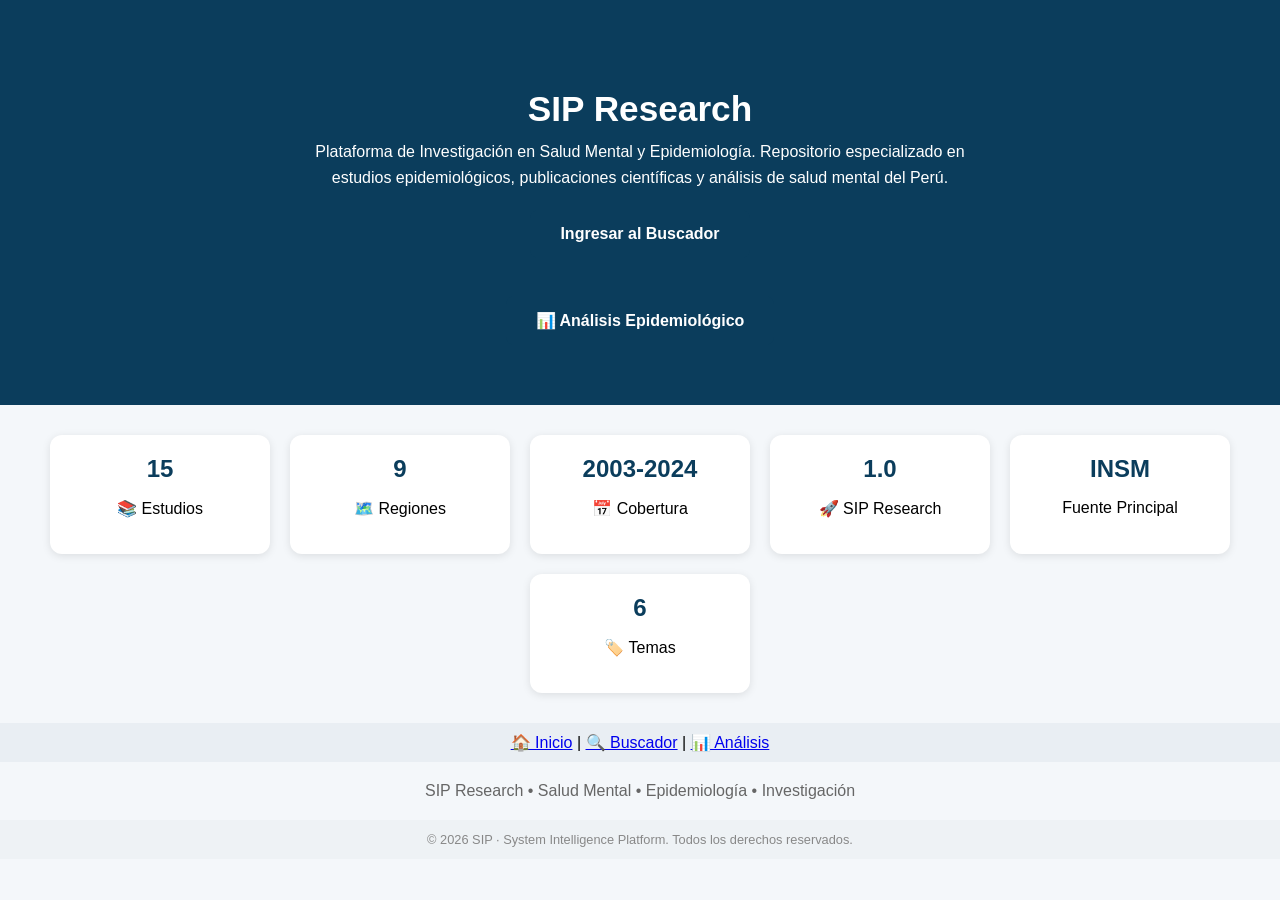
<file: index.html>
<!doctype html>
<html lang="es">
<head>
<meta charset="utf-8">
<meta name="viewport" content="width=device-width, initial-scale=1">
<title>SIP Research</title>

<style>
body{
font-family:Arial,sans-serif;
background:#f4f7fa;
margin:0;
padding:0;
text-align:center;
}

.hero{
padding:60px 20px;
background:#0b3d5c;
color:white;
}

.hero h1{
font-size:2.2rem;
margin-bottom:10px;
}

.hero p{
max-width:700px;
margin:auto;
line-height:1.6;
}

.stats{
display:flex;
justify-content:center;
gap:20px;
flex-wrap:wrap;
padding:30px;
}

.card{
background:white;
padding:20px;
border-radius:12px;
box-shadow:0 2px 8px rgba(0,0,0,.1);
min-width:180px;
}

.card h2{
margin:0;
color:#0b3d5c;
}

.btn{
display:inline-block;
margin-top:20px;
padding:15px 30px;
background:#0b3d5c;
color:white;
text-decoration:none;
border-radius:8px;
font-weight:bold;
}

footer{
padding:20px;
color:#666;
}

.copyright{
padding:12px;
color:#888;
font-size:0.8rem;
background:#eef2f5;
}
</style>
</head>

<body>

<section class="hero">
<h1>SIP Research</h1>

<p>
Plataforma de Investigación en Salud Mental y Epidemiología.
Repositorio especializado en estudios epidemiológicos,
publicaciones científicas y análisis de salud mental del Perú.
</p>

<a class="btn" href="app/">
Ingresar al Buscador
</a>
<br><br>

<a class="btn" href="app/analisis.html">
📊 Análisis Epidemiológico
</a>
</section>

<section class="stats">

<div class="card">
<h2 id="stat-estudios">-</h2>
<p>📚 Estudios</p>
</div>

<div class="card">
<h2 id="stat-regiones">-</h2>
<p>🗺️ Regiones</p>
</div>

<div class="card">
<h2 id="stat-cobertura">-</h2>
<p>📅 Cobertura</p>
</div>

<div class="card">
<h2>1.0</h2>
<p>🚀 SIP Research</p>
</div>

<div class="card">
<h2>INSM</h2>
<p>Fuente Principal</p>
</div>

<div class="card">
<h2 id="stat-temas">-</h2>
<p>🏷️ Temas</p>
</div>

</section>

<div style="padding:10px;background:#e9eef3;">
<a href="index.html">🏠 Inicio</a> |
<a href="app/">🔍 Buscador</a> |
<a href="app/analisis.html">📊 Análisis</a>
</div>

<footer>
SIP Research • Salud Mental • Epidemiología • Investigación
</footer>

<div class="copyright">
© 2026 SIP · System Intelligence Platform. Todos los derechos reservados.
</div>

<script src="app/data.js"></script>
<script>
// Estas tarjetas ya NO están escritas a mano: se calculan desde
// app/data.js para que nunca queden desactualizadas cuando agregues
// o quites estudios.
(function () {
  if (typeof data === "undefined") return;

  const anios = data.map(d => d.anio_pub).filter(Boolean);
  const regiones = new Set(data.map(d => d.region).filter(Boolean));
  const temas = new Set(data.map(d => d.tema).filter(Boolean));

  document.getElementById("stat-estudios").textContent = data.length;
  document.getElementById("stat-regiones").textContent = regiones.size;
  document.getElementById("stat-temas").textContent = temas.size;
  document.getElementById("stat-cobertura").textContent =
    anios.length ? `${Math.min(...anios)}-${Math.max(...anios)}` : "-";
})();
</script>

</body>
</html>
</file>
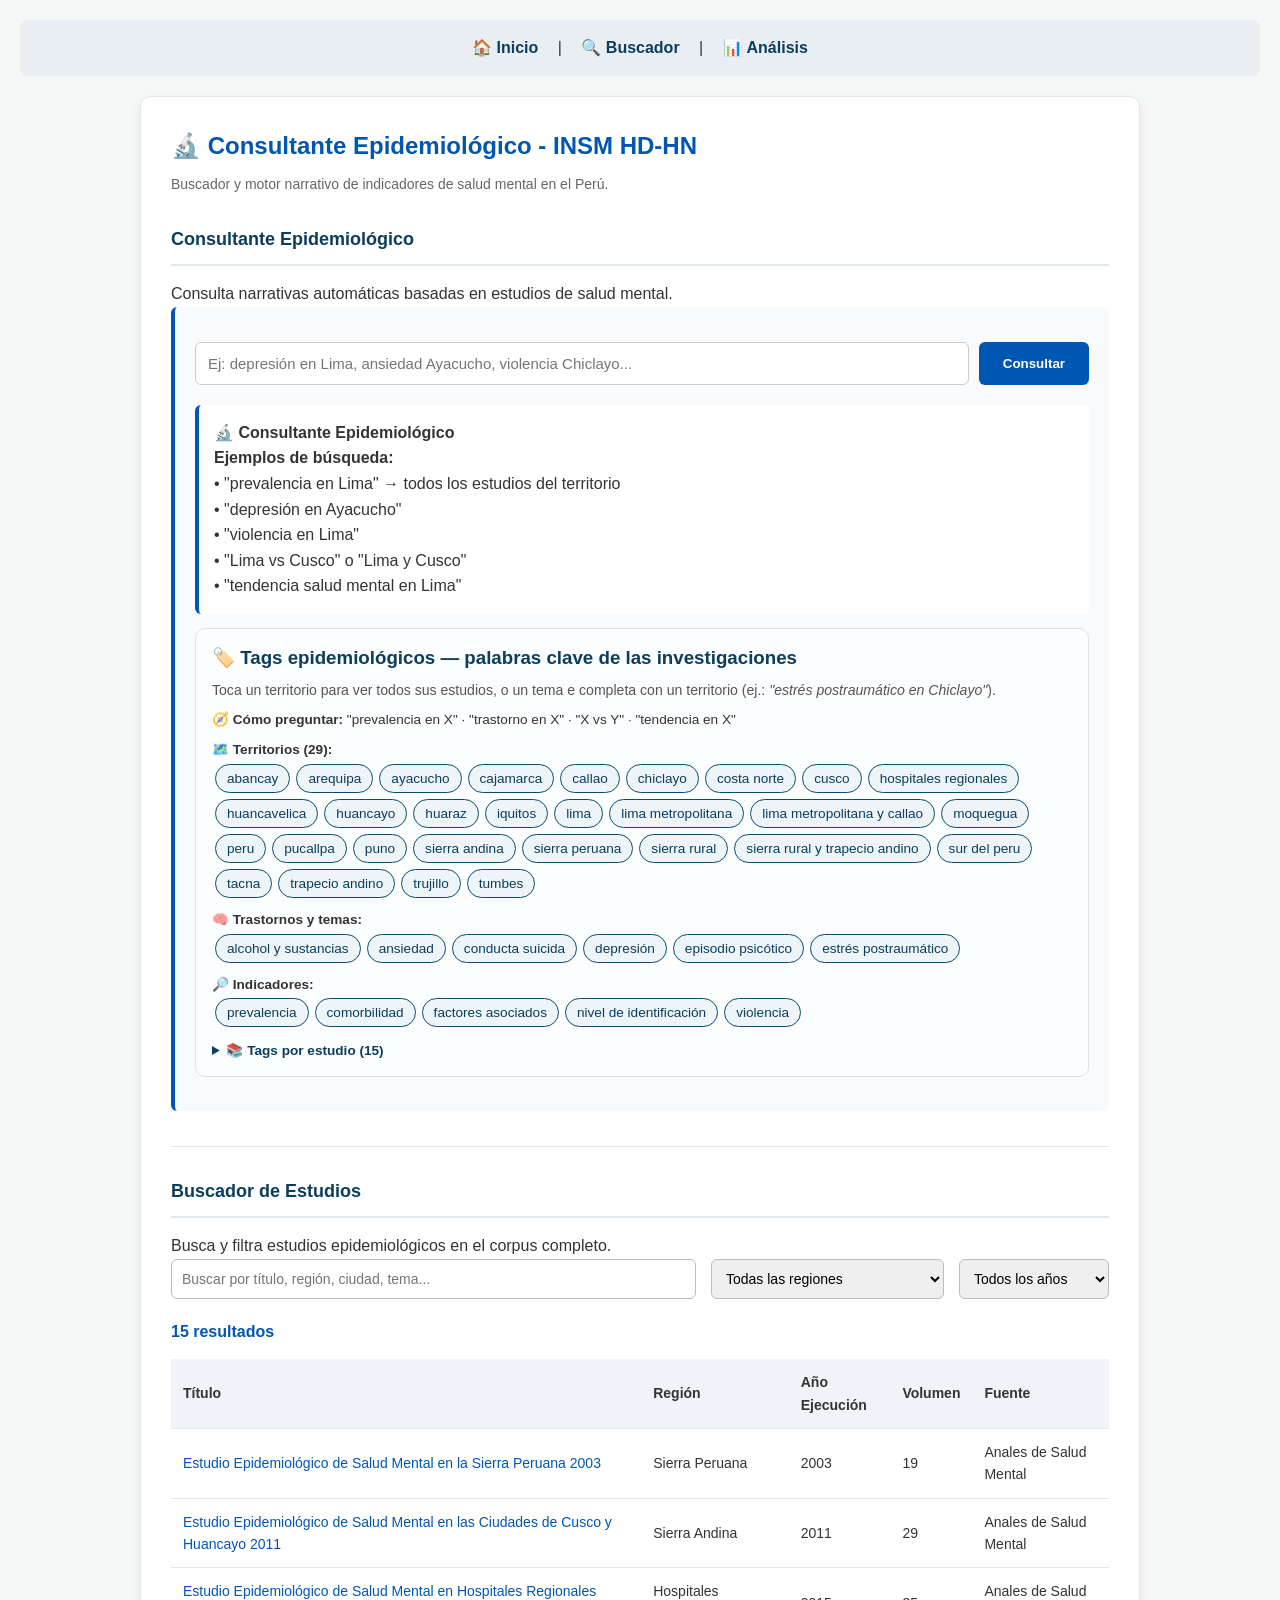
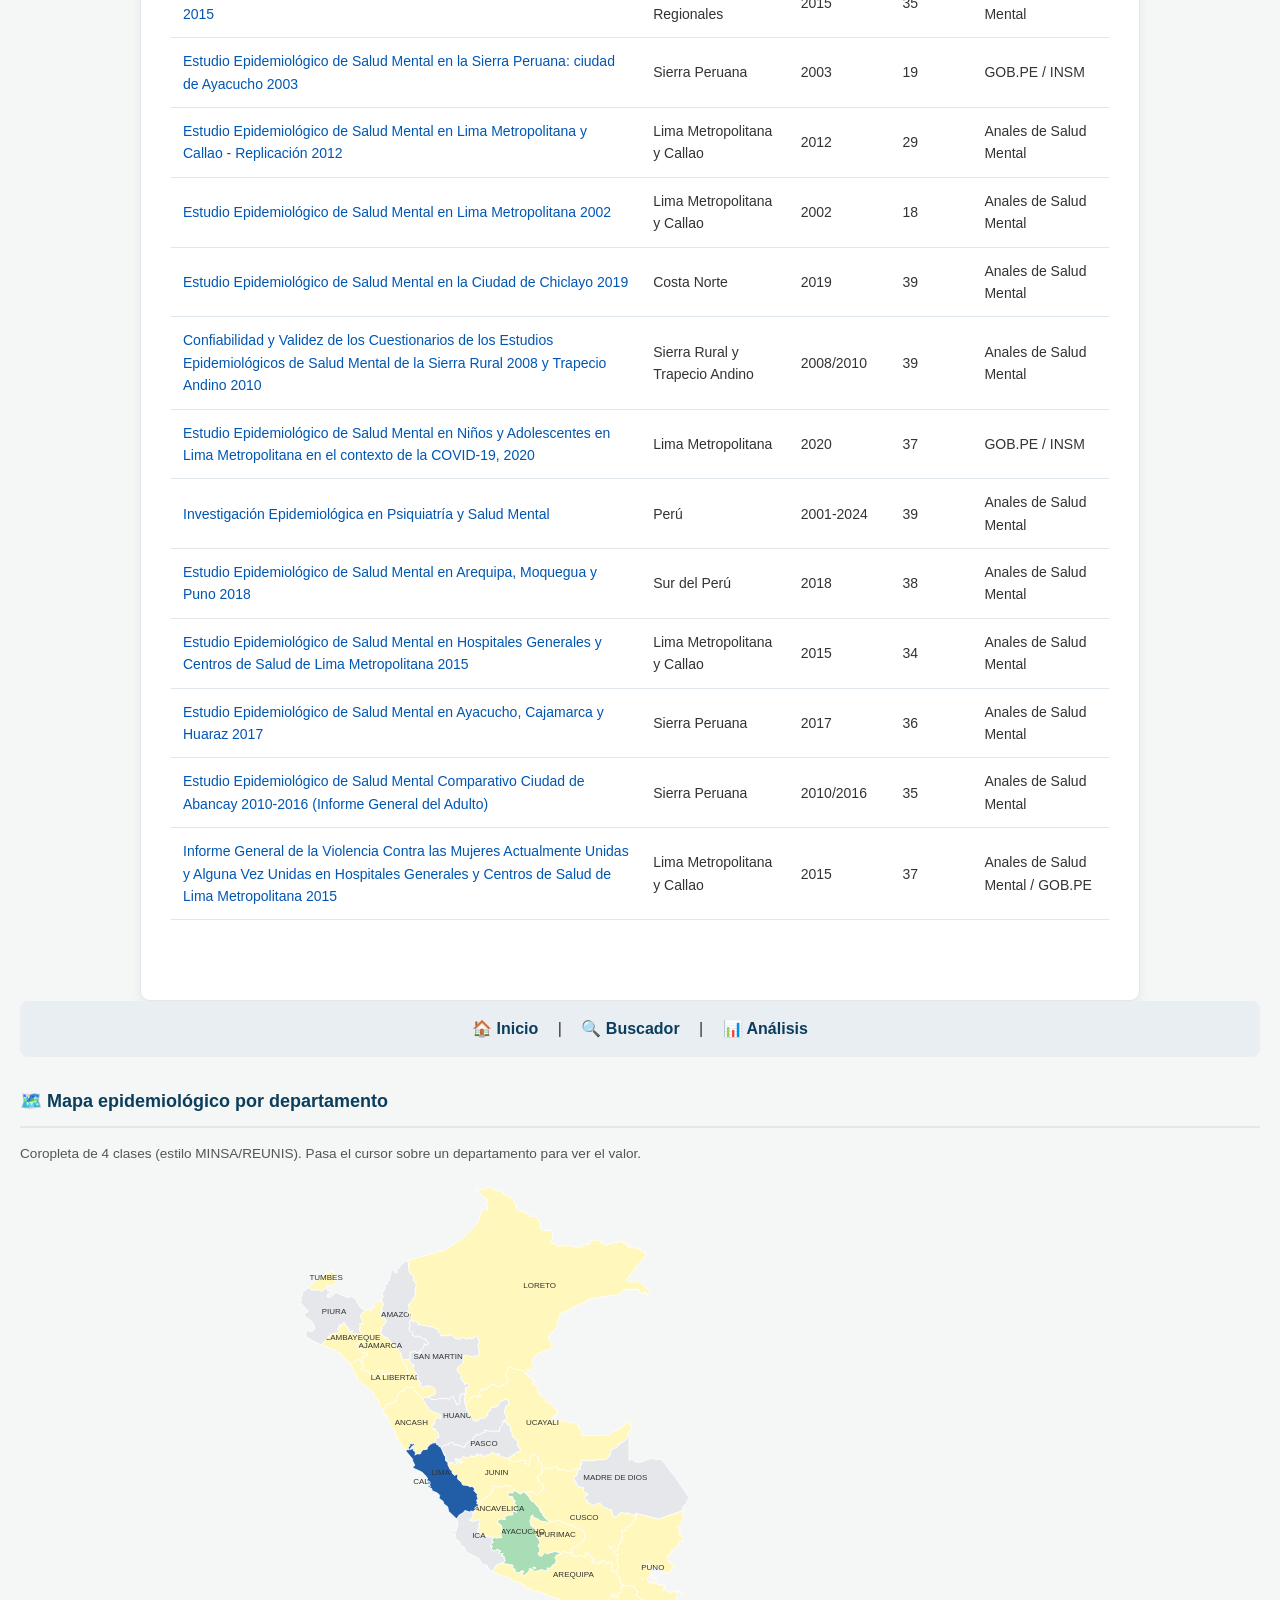
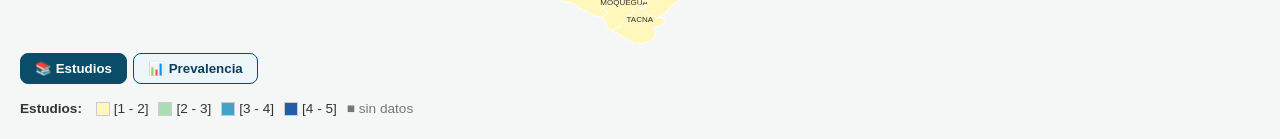
<file: app/index.html>
<!DOCTYPE html>
<html lang="es">
<head>
  <meta charset="UTF-8">
  <meta name="viewport" content="width=device-width, initial-scale=1.0">
  <title>SIP Research - Consultante Epidemiológico</title>
  <style>
    * { box-sizing: border-box; margin: 0; padding: 0; }
    body { 
      font-family: -apple-system, BlinkMacSystemFont, "Segoe UI", Roboto, sans-serif;
      background: #f4f7f6;
      color: #333;
      padding: 20px;
      line-height: 1.6;
    }
    
    .nav {
      padding: 15px;
      background: #e9eef3;
      margin-bottom: 20px;
      border-radius: 8px;
      text-align: center;
    }
    .nav a {
      color: #0b3d5c;
      text-decoration: none;
      margin: 0 15px;
      font-weight: bold;
    }
    .nav a:hover { text-decoration: underline; }
    
    .container {
      max-width: 1000px;
      margin: 0 auto;
      background: #fff;
      padding: 30px;
      border-radius: 10px;
      box-shadow: 0 4px 12px rgba(0,0,0,0.06);
      border: 1px solid #e1e8ed;
    }
    
    h1 { font-size: 24px; color: #0056b3; margin-bottom: 8px; margin-top: 0; }
    h2 { font-size: 18px; color: #0b3d5c; margin-top: 30px; margin-bottom: 15px; border-bottom: 2px solid #e1e8ed; padding-bottom: 10px; }
    
    .section { margin-bottom: 30px; padding-bottom: 20px; border-bottom: 1px solid #e1e8ed; }
    .section:last-child { border-bottom: none; }
    
    /* Consultante */
    .epi-panel {
      background: #f9fafc;
      padding: 20px;
      border-left: 4px solid #0056b3;
      border-radius: 6px;
      margin-bottom: 15px;
    }
    
    .epi-query {
      display: flex;
      gap: 10px;
      margin-top: 15px;
    }
    
    .epi-query input {
      flex: 1;
      padding: 12px;
      border: 1px solid #ccc;
      border-radius: 6px;
      font-size: 15px;
      outline: none;
    }
    
    .epi-query input:focus { border-color: #0056b3; box-shadow: 0 0 4px rgba(0,86,179,0.2); }
    
    .epi-query button {
      padding: 12px 24px;
      border: 0;
      border-radius: 6px;
      background: #0056b3;
      color: white;
      font-weight: bold;
      cursor: pointer;
    }
    
    .epi-query button:hover { background: #003d82; }
    
    #epi-respuesta {
      margin-top: 20px;
    }
    
    .epi-resultado, .epi-instrucciones {
      background: white;
      padding: 15px;
      border-radius: 6px;
      border-left: 4px solid #2d7a47;
    }
    
    .epi-instrucciones { border-left-color: #0056b3; }
    
    /* Buscador */
    .search-controls {
      display: flex;
      gap: 15px;
      margin-bottom: 20px;
      flex-wrap: wrap;
    }
    
    .search-controls input,
    .search-controls select {
      padding: 10px;
      border: 1px solid #bbb;
      border-radius: 6px;
      font-size: 14px;
    }
    
    .search-controls input {
      flex: 1;
      min-width: 200px;
    }
    
    .search-controls select {
      min-width: 150px;
    }
    
    #stats {
      font-weight: bold;
      color: #0056b3;
      margin-bottom: 15px;
    }
    
    table {
      width: 100%;
      border-collapse: collapse;
      font-size: 14px;
    }
    
    table thead {
      background: #f0f4f8;
      font-weight: bold;
    }
    
    table th, table td {
      padding: 12px;
      border-bottom: 1px solid #e1e8ed;
      text-align: left;
    }
    
    table tr:hover {
      background: #f9fafc;
    }
    
    table a {
      color: #0056b3;
      text-decoration: none;
    }
    
    table a:hover {
      text-decoration: underline;
    }
    
    .no-data {
      padding: 30px;
      text-align: center;
      color: #666;
      font-size: 15px;
    }
    
    @media (max-width: 700px) {
      .container { padding: 15px; }
      .search-controls { flex-direction: column; }
      .search-controls input, .search-controls select { width: 100%; }
      .epi-query { flex-direction: column; }
      .epi-query input, .epi-query button { width: 100%; }
      table { font-size: 12px; }
      table th, table td { padding: 8px; }
    }
  </style>
</head>
<body>

<div class="nav">
  <a href="../index.html">🏠 Inicio</a> |
  <a href="index.html">🔍 Buscador</a> |
  <a href="analisis.html">📊 Análisis</a>
</div>

<div class="container">
  <h1>🔬 Consultante Epidemiológico - INSM HD-HN</h1>
  <p style="font-size:14px; color:#666; margin-bottom: 20px;">
    Buscador y motor narrativo de indicadores de salud mental en el Perú.
  </p>

  <!-- ===== CONSULTANTE EPIDEMIOLÓGICO ===== -->
  <div class="section">
    <h2>Consultante Epidemiológico</h2>
    <p>Consulta narrativas automáticas basadas en estudios de salud mental.</p>
    
    <div class="epi-panel">
      <div class="epi-query">
        <input type="text" id="epi-consulta" placeholder="Ej: depresión en Lima, ansiedad Ayacucho, violencia Chiclayo..." autocomplete="off">
        <button id="epi-buscar" type="button">Consultar</button>
      </div>
      <div id="epi-respuesta" aria-live="polite"></div>
    </div>
  </div>

  <!-- ===== BUSCADOR DE ESTUDIOS ===== -->
  <div class="section">
    <h2>Buscador de Estudios</h2>
    <p>Busca y filtra estudios epidemiológicos en el corpus completo.</p>
    
    <div class="search-controls">
      <input type="text" id="q" placeholder="Buscar por título, región, ciudad, tema..." autocomplete="off">
      <select id="region">
        <option value="">Todas las regiones</option>
      </select>
      <select id="anio">
        <option value="">Todos los años</option>
      </select>
    </div>
    
    <div id="stats">0 resultados</div>
    
    <div style="overflow-x: auto;">
      <table>
        <thead>
          <tr>
            <th>Título</th>
            <th>Región</th>
            <th>Año Ejecución</th>
            <th>Volumen</th>
            <th>Fuente</th>
          </tr>
        </thead>
        <tbody id="rows">
          <tr><td colspan="5" class="no-data">Cargando estudios...</td></tr>
        </tbody>
      </table>
    </div>
  </div>
</div>

<div class="nav">
  <a href="../index.html">🏠 Inicio</a> |
  <a href="index.html">🔍 Buscador</a> |
  <a href="analisis.html">📊 Análisis</a>
</div>

<!-- ===== SCRIPTS EN ORDEN CORRECTO ===== -->
<!-- 1. Datos -->
<script src="data.js"></script>

<!-- 2. Motor narrativo -->
<script src="motor-narrativo.js"></script>

<!-- 3. Inicialización buscador (app.js) -->
<script src="app.js"></script>

<!-- 4. Consultante epidemiológico -->
<script src="core/consulta-epidemiologica.js"></script>
<script src="tags-epidemiologicos.js"></script>
<script src="mapa-peru-departamentos.js"></script>   <!-- ya existe en tu repo -->
<script src="mapa-indicadores.js"></script>
</body>
</html>
</file>
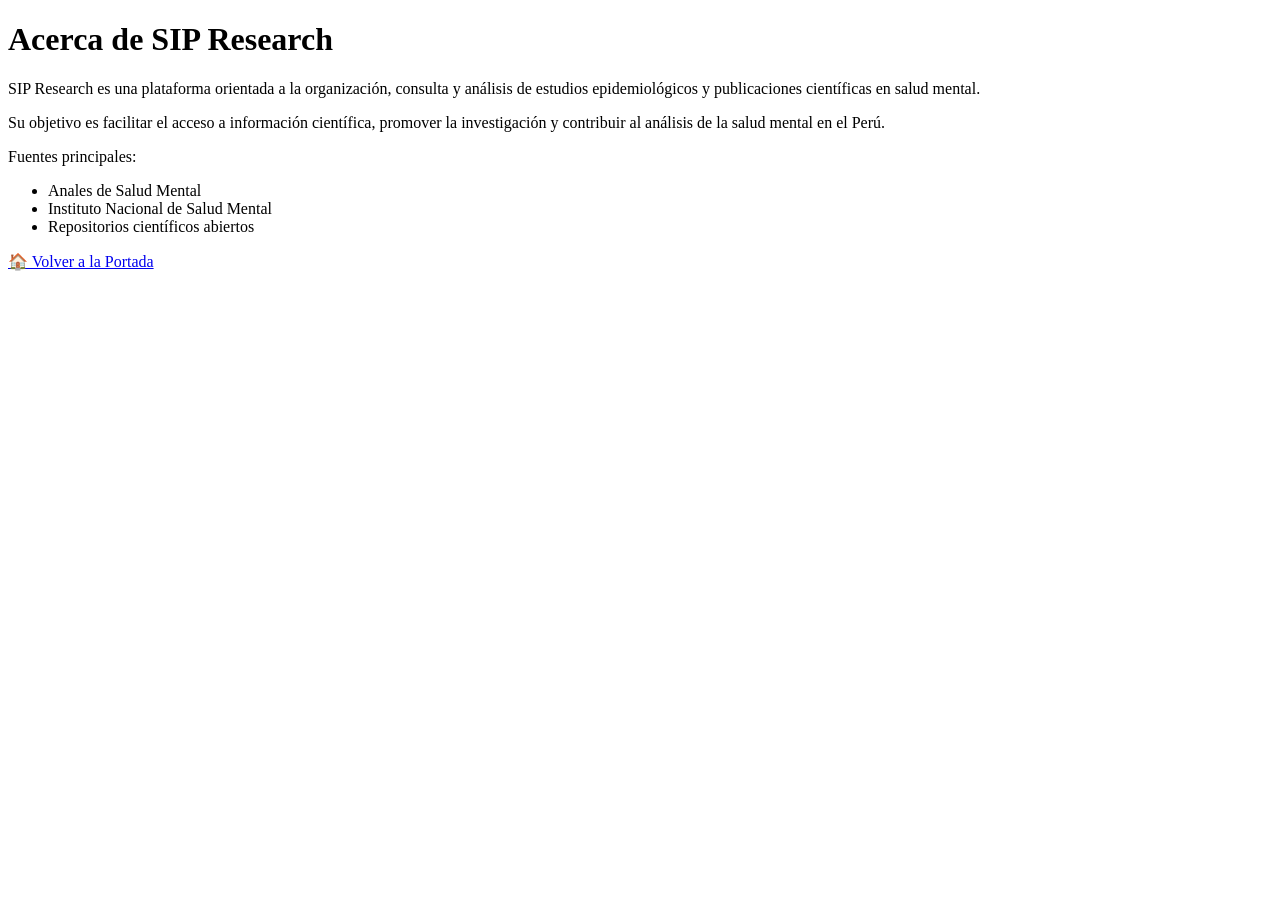
<file: acerca.html>
<!doctype html>
<html lang="es">
<head>
<meta charset="utf-8">
<meta name="viewport" content="width=device-width, initial-scale=1">
<title>Acerca de SIP Research</title>
</head>

<body>

<h1>Acerca de SIP Research</h1>

<p>
SIP Research es una plataforma orientada a la organización,
consulta y análisis de estudios epidemiológicos y publicaciones
científicas en salud mental.
</p>

<p>
Su objetivo es facilitar el acceso a información científica,
promover la investigación y contribuir al análisis de la salud
mental en el Perú.
</p>

<p>
Fuentes principales:
</p>

<ul>
<li>Anales de Salud Mental</li>
<li>Instituto Nacional de Salud Mental</li>
<li>Repositorios científicos abiertos</li>
</ul>

<p>
<a href="index.html">🏠 Volver a la Portada</a>
</p>

</body>
</html>
</file>
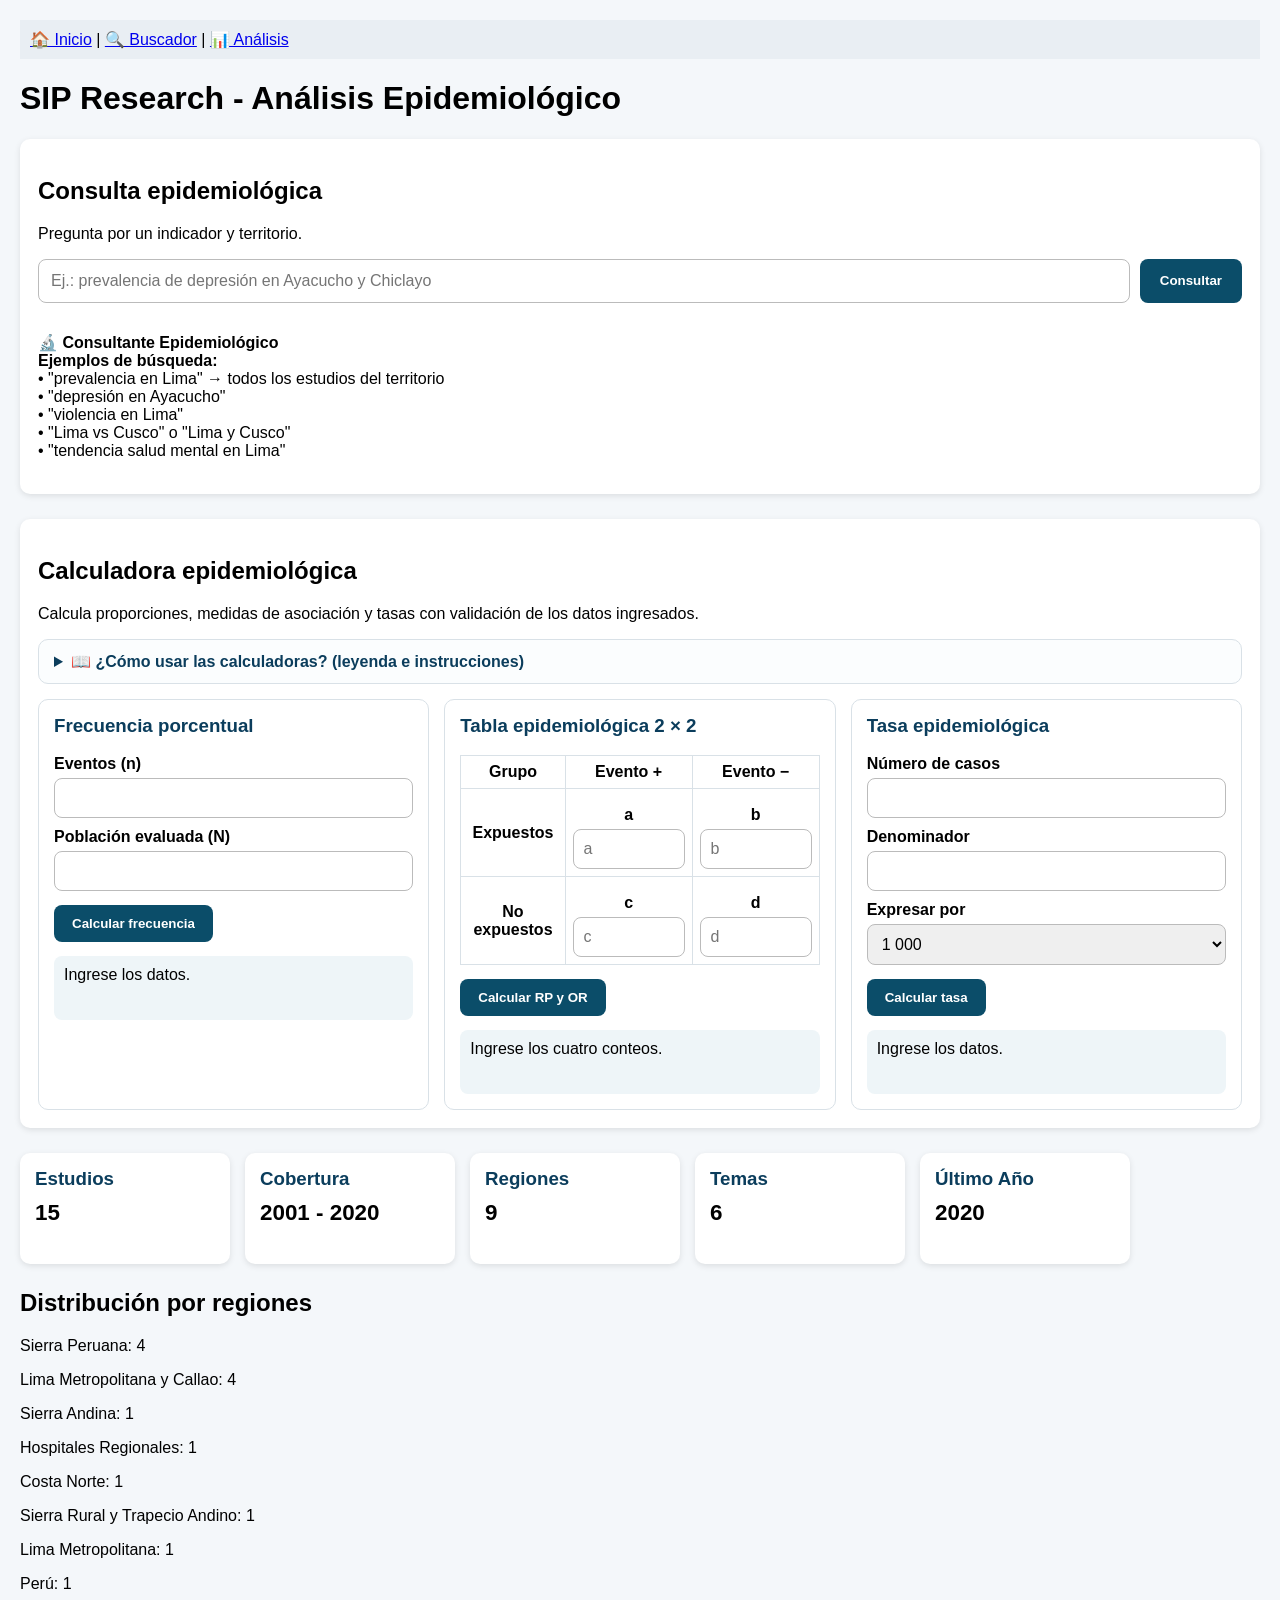
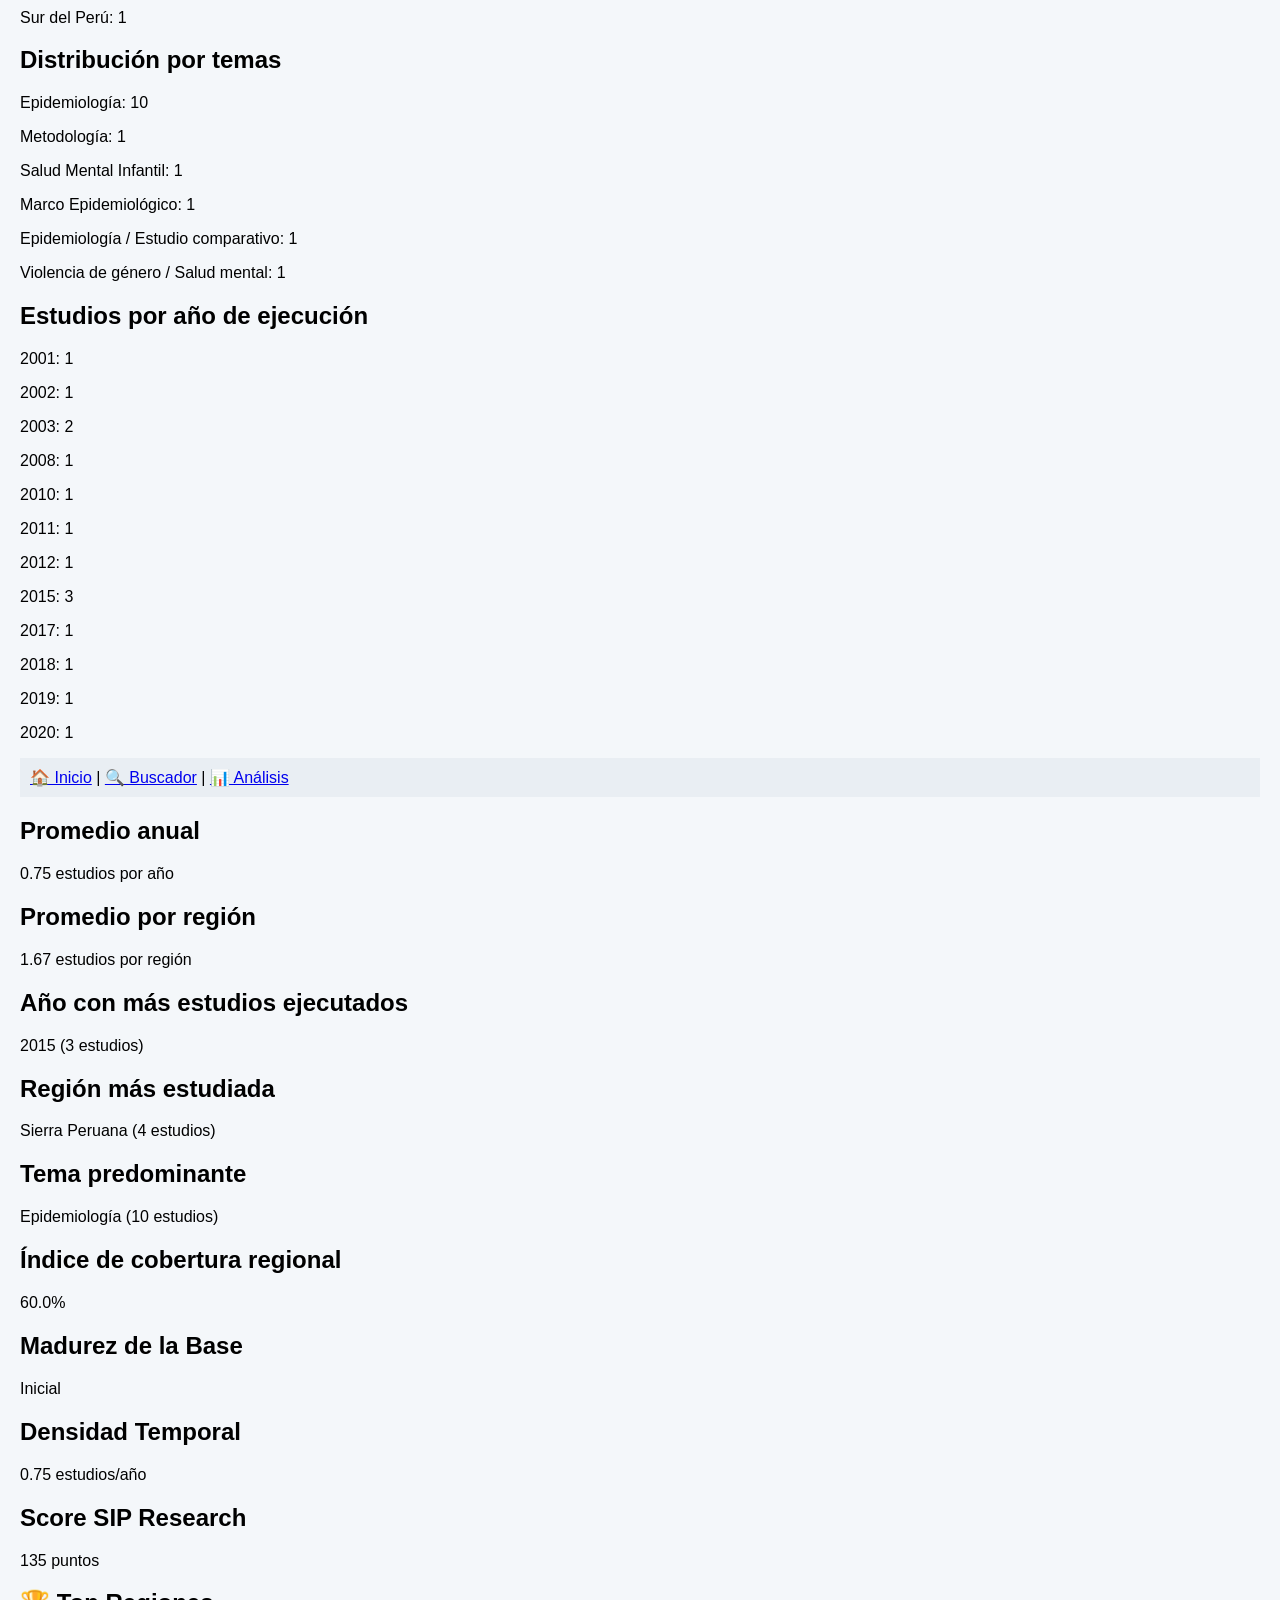
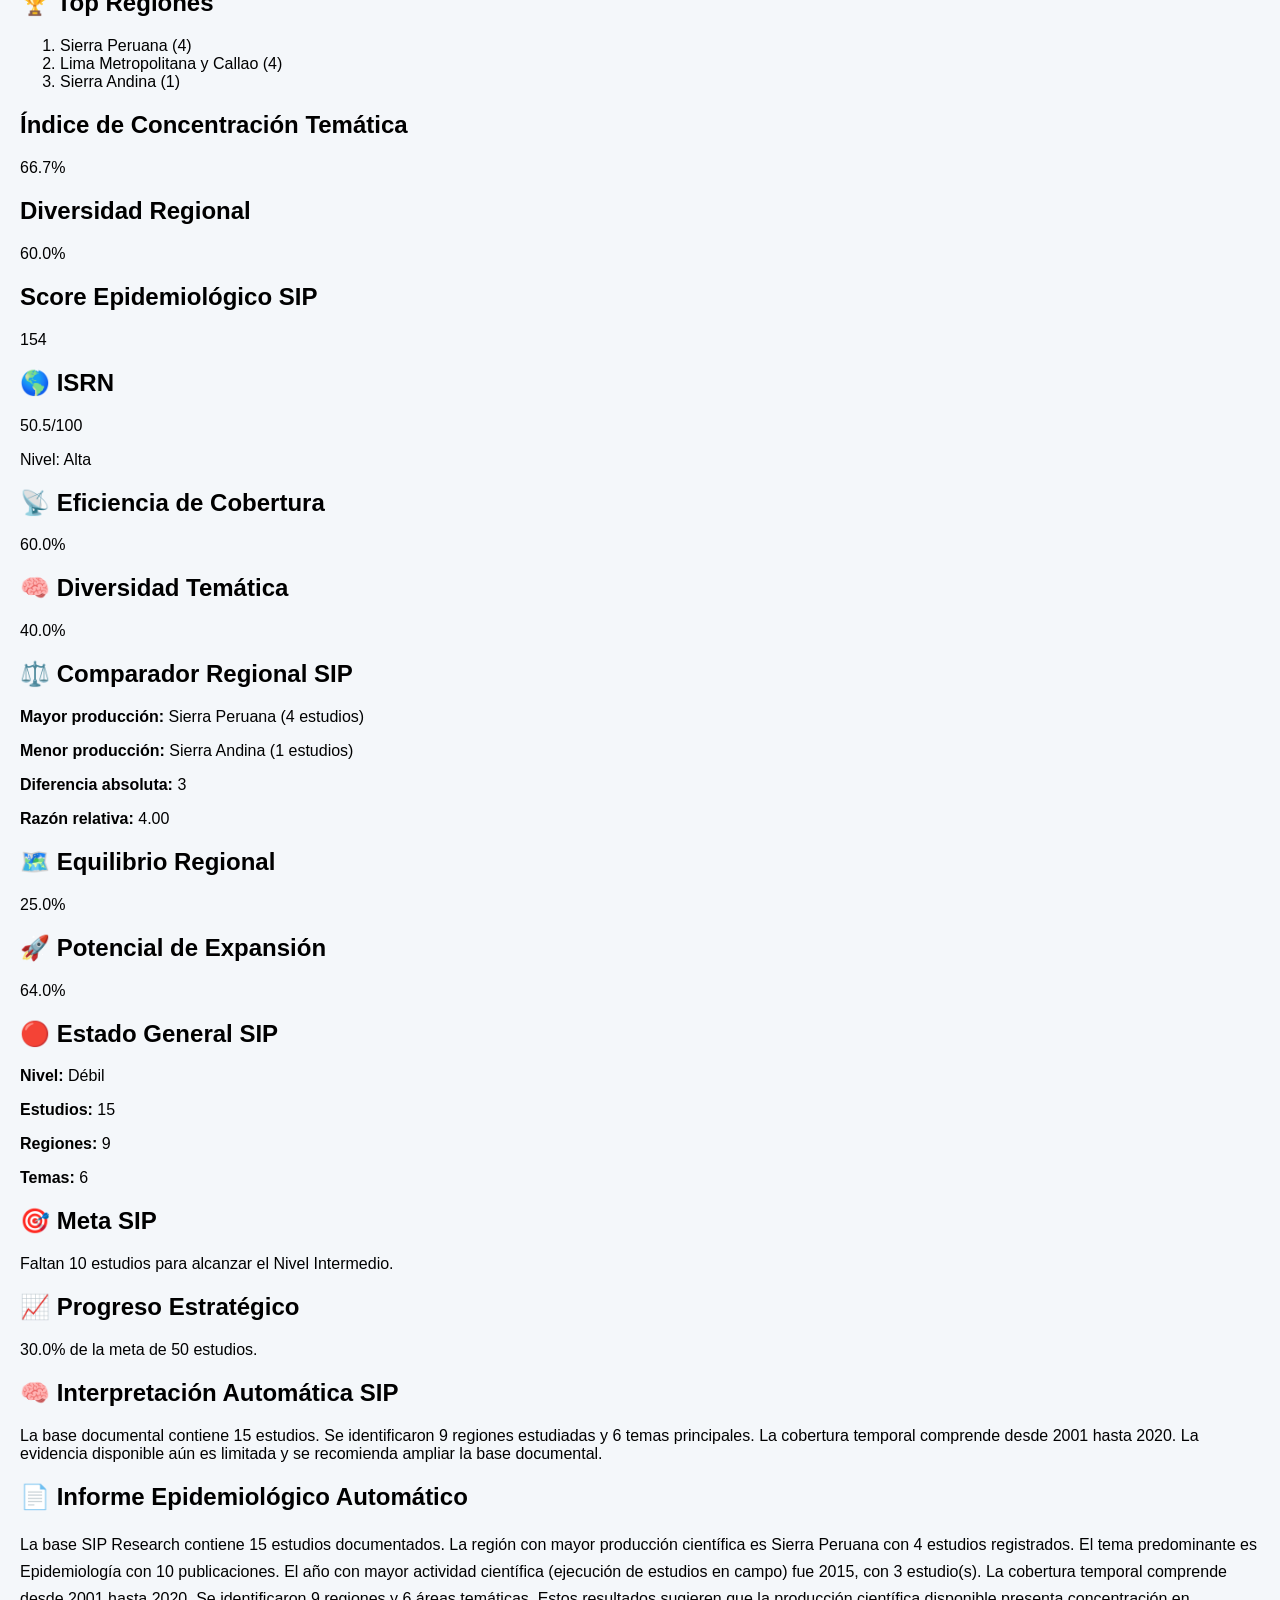
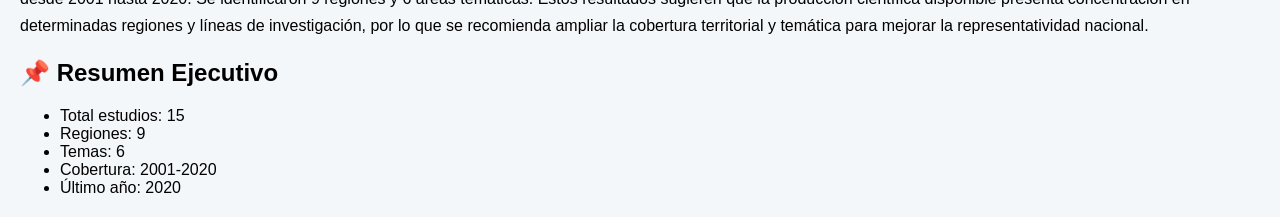
<file: app/analisis.html>
<!doctype html>
<html lang="es">
<head>
<meta charset="utf-8">
<meta name="viewport" content="width=device-width, initial-scale=1">
<title>SIP Research - Análisis Epidemiológico</title>
<style>
body{font-family:Arial,sans-serif;background:#f4f7fa;margin:20px}
.dashboard{display:flex;flex-wrap:wrap;gap:15px;margin-bottom:25px}
.card{background:white;padding:15px;border-radius:10px;box-shadow:0 2px 6px rgba(0,0,0,.1);min-width:180px}
.card h3{margin:0;color:#0b3d5c}.card p{font-size:1.4rem;font-weight:bold;margin-top:10px}
.epi-panel{background:#fff;padding:18px;border-radius:10px;box-shadow:0 2px 6px rgba(0,0,0,.1);margin:0 0 25px}
.epi-query{display:flex;gap:10px}.epi-query input{flex:1;min-width:0;padding:12px;border:1px solid #bbb;border-radius:8px;font-size:16px}
.epi-query button{padding:12px 20px;border:0;border-radius:8px;background:#0b4d69;color:#fff;font-weight:bold}
.epi-respuestas{display:grid;gap:12px;margin-top:14px}.epi-resultado,.epi-comparacion,.epi-aviso{background:#fff;padding:14px;border-radius:8px}
.epi-valor{font-size:2rem;font-weight:bold}.epi-comparacion{border-left:4px solid #2d7a47}.epi-aviso{border-left:4px solid #b67813}
.calculadoras{display:grid;grid-template-columns:repeat(3,minmax(0,1fr));gap:15px}
.calculadora{border:1px solid #d9e1e7;border-radius:10px;padding:15px}
.calculadora h3{margin-top:0;color:#0b3d5c}.calculadora label{display:block;margin:10px 0 5px;font-weight:bold}
.calculadora input,.calculadora select{box-sizing:border-box;width:100%;padding:10px;border:1px solid #bbb;border-radius:8px;font-size:16px}
.calculadora button{margin-top:14px;padding:11px 18px;border:0;border-radius:8px;background:#0b4d69;color:#fff;font-weight:bold}
.tabla-2x2{width:100%;border-collapse:collapse}.tabla-2x2 th,.tabla-2x2 td{padding:7px;border:1px solid #d9e1e7;text-align:center}
.tabla-2x2 input{min-width:0}.resultado-calculo{margin:14px 0 0;padding:10px;background:#eef5f8;border-radius:8px;min-height:44px}
.resultado-calculo strong{display:block;font-size:1.25rem}.resultado-calculo.error{background:#fff0f0;color:#8b1a1a}
.nav{padding:10px;background:#e9eef3;margin:0 0 20px}
@media(max-width:900px){.calculadoras{grid-template-columns:1fr}}
@media(max-width:700px){body{margin:10px}.epi-query{display:block}.epi-query input,.epi-query button{box-sizing:border-box;width:100%;margin-bottom:8px}.dashboard{display:block}.card{margin-bottom:12px}}
</style>
</head>
<body>

<!-- NAVEGACIÓN CONSERVADA Y VISIBLE ARRIBA -->
<div class="nav">
<a href="../index.html">🏠 Inicio</a> |
<a href="index.html">🔍 Buscador</a> |
<a href="analisis.html">📊 Análisis</a>
</div>

<h1>SIP Research - Análisis Epidemiológico</h1>

<section class="epi-panel">
<h2>Consulta epidemiológica</h2>
<p>Pregunta por un indicador y territorio.</p>
<div class="epi-query">
<input id="epi-consulta" type="search" autocomplete="off" placeholder="Ej.: prevalencia de depresión en Ayacucho y Chiclayo">
<button id="epi-buscar" type="button">Consultar</button>
</div>
<div id="epi-respuesta" class="epi-respuestas" aria-live="polite"></div>
</section>

<section class="epi-panel" aria-labelledby="titulo-calculadora">
<h2 id="titulo-calculadora">Calculadora epidemiológica</h2>
<p>Calcula proporciones, medidas de asociación y tasas con validación de los datos ingresados.</p>

<div class="calculadoras">
<form id="form-frecuencia" class="calculadora">
<h3>Frecuencia porcentual</h3>
<label for="frecuencia-n">Eventos (n)</label>
<input id="frecuencia-n" name="n" type="number" min="0" step="1" inputmode="numeric" required>
<label for="frecuencia-N">Población evaluada (N)</label>
<input id="frecuencia-N" name="N" type="number" min="1" step="1" inputmode="numeric" required>
<button type="submit">Calcular frecuencia</button>
<div id="resultado-frecuencia" class="resultado-calculo" aria-live="polite">Ingrese los datos.</div>
</form>

<form id="form-asociacion" class="calculadora">
<h3>Tabla epidemiológica 2 × 2</h3>
<table class="tabla-2x2">
<thead><tr><th scope="col">Grupo</th><th scope="col">Evento +</th><th scope="col">Evento −</th></tr></thead>
<tbody>
<tr><th scope="row">Expuestos</th><td><label for="tabla-a" hidden>a</label><input id="tabla-a" name="a" type="number" min="0" step="1" inputmode="numeric" placeholder="a" required></td><td><label for="tabla-b" hidden>b</label><input id="tabla-b" name="b" type="number" min="0" step="1" inputmode="numeric" placeholder="b" required></td></tr>
<tr><th scope="row">No expuestos</th><td><label for="tabla-c" hidden>c</label><input id="tabla-c" name="c" type="number" min="0" step="1" inputmode="numeric" placeholder="c" required></td><td><label for="tabla-d" hidden>d</label><input id="tabla-d" name="d" type="number" min="0" step="1" inputmode="numeric" placeholder="d" required></td></tr>
</tbody>
</table>
<button type="submit">Calcular RP y OR</button>
<div id="resultado-asociacion" class="resultado-calculo" aria-live="polite">Ingrese los cuatro conteos.</div>
</form>

<form id="form-tasa" class="calculadora">
<h3>Tasa epidemiológica</h3>
<label for="tasa-casos">Número de casos</label>
<input id="tasa-casos" name="casos" type="number" min="0" step="1" inputmode="numeric" required>
<label for="tasa-denominador">Denominador</label>
<input id="tasa-denominador" name="denominador" type="number" min="0.000001" step="any" inputmode="decimal" required>
<label for="tasa-factor">Expresar por</label>
<select id="tasa-factor" name="factor">
<option value="100">100</option><option value="1000" selected>1 000</option><option value="10000">10 000</option><option value="100000">100 000</option>
</select>
<button type="submit">Calcular tasa</button>
<div id="resultado-tasa" class="resultado-calculo" aria-live="polite">Ingrese los datos.</div>
</form>
</div>
</section>

<div class="dashboard">
<div class="card"><h3>Estudios</h3><p id="total-estudios">0</p></div>
<div class="card"><h3>Cobertura</h3><p id="cobertura">Calculando...</p></div>
<div class="card"><h3>Regiones</h3><p id="regiones">0</p></div>
<div class="card"><h3>Temas</h3><p id="temas">0</p></div>
<div class="card"><h3>Último Año</h3><p id="ultimo-anio">0</p></div>
</div>

<h2>Distribución por regiones</h2><div id="lista-regiones"></div>
<h2>Distribución por temas</h2><div id="lista-temas"></div>
<h2>Estudios por año de ejecución</h2><div id="lista-anios"></div>

<!-- NAVEGACIÓN ORIGINAL CONSERVADA TAMBIÉN ABAJO -->
<div class="nav">
<a href="../index.html">🏠 Inicio</a> |
<a href="index.html">🔍 Buscador</a> |
<a href="analisis.html">📊 Análisis</a>
</div>

<!-- RUTA ORIGINAL CORRECTA: app/data.js -->
<script src="data.js"></script>
<script src="analisis.js"></script>
  <script src="motor-epidemiologico.js"></script>
<script src="motor-epidemiologico.js"></script>
<script src="indicadores-epidemiologicos.js"></script>
<script src="motor-narrativo.js"></script>
  <script src="epidemiologia-formulas.js"></script>
<script src="core/consulta-epidemiologica.js"></script>
  <script src="motor-epidemiologico.js"></script>  <!-- ya existe -->
<script src="epidemiologia-formulas.js"></script>
</body>
</html>
</file>
